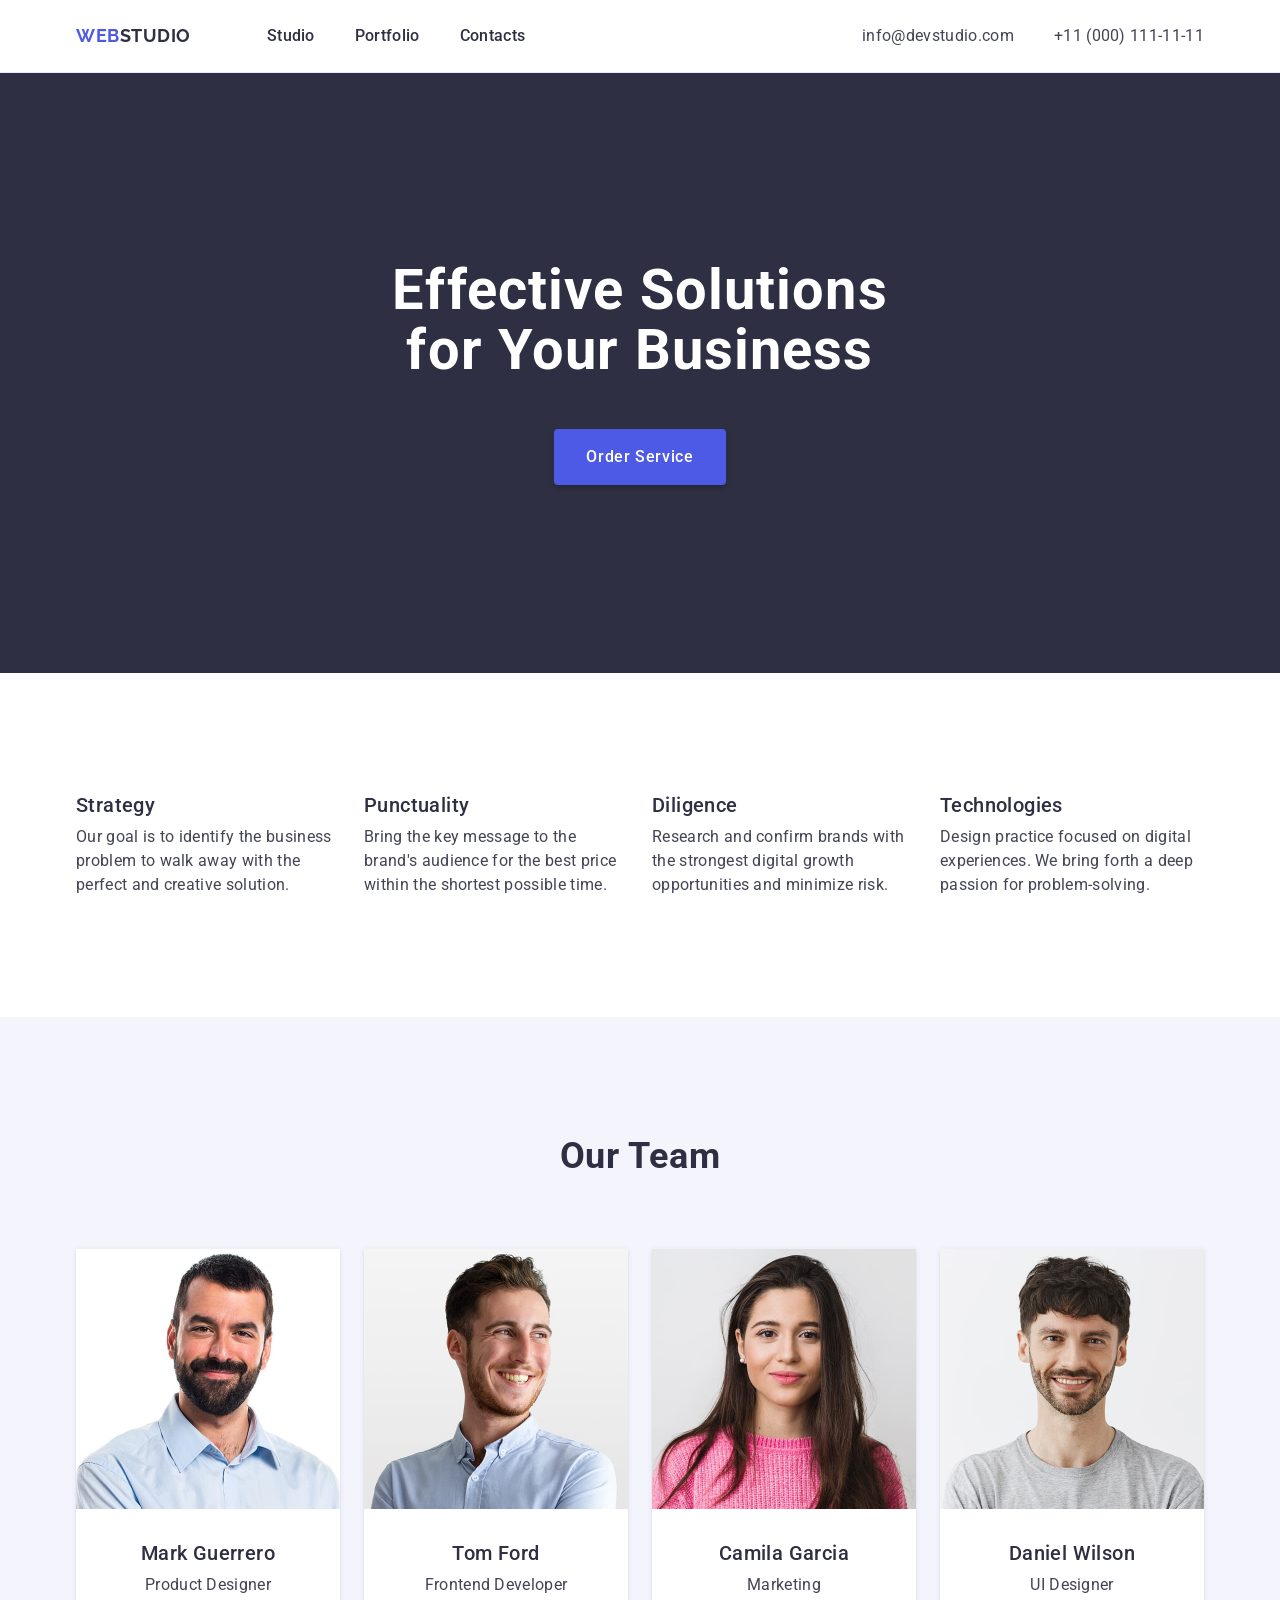
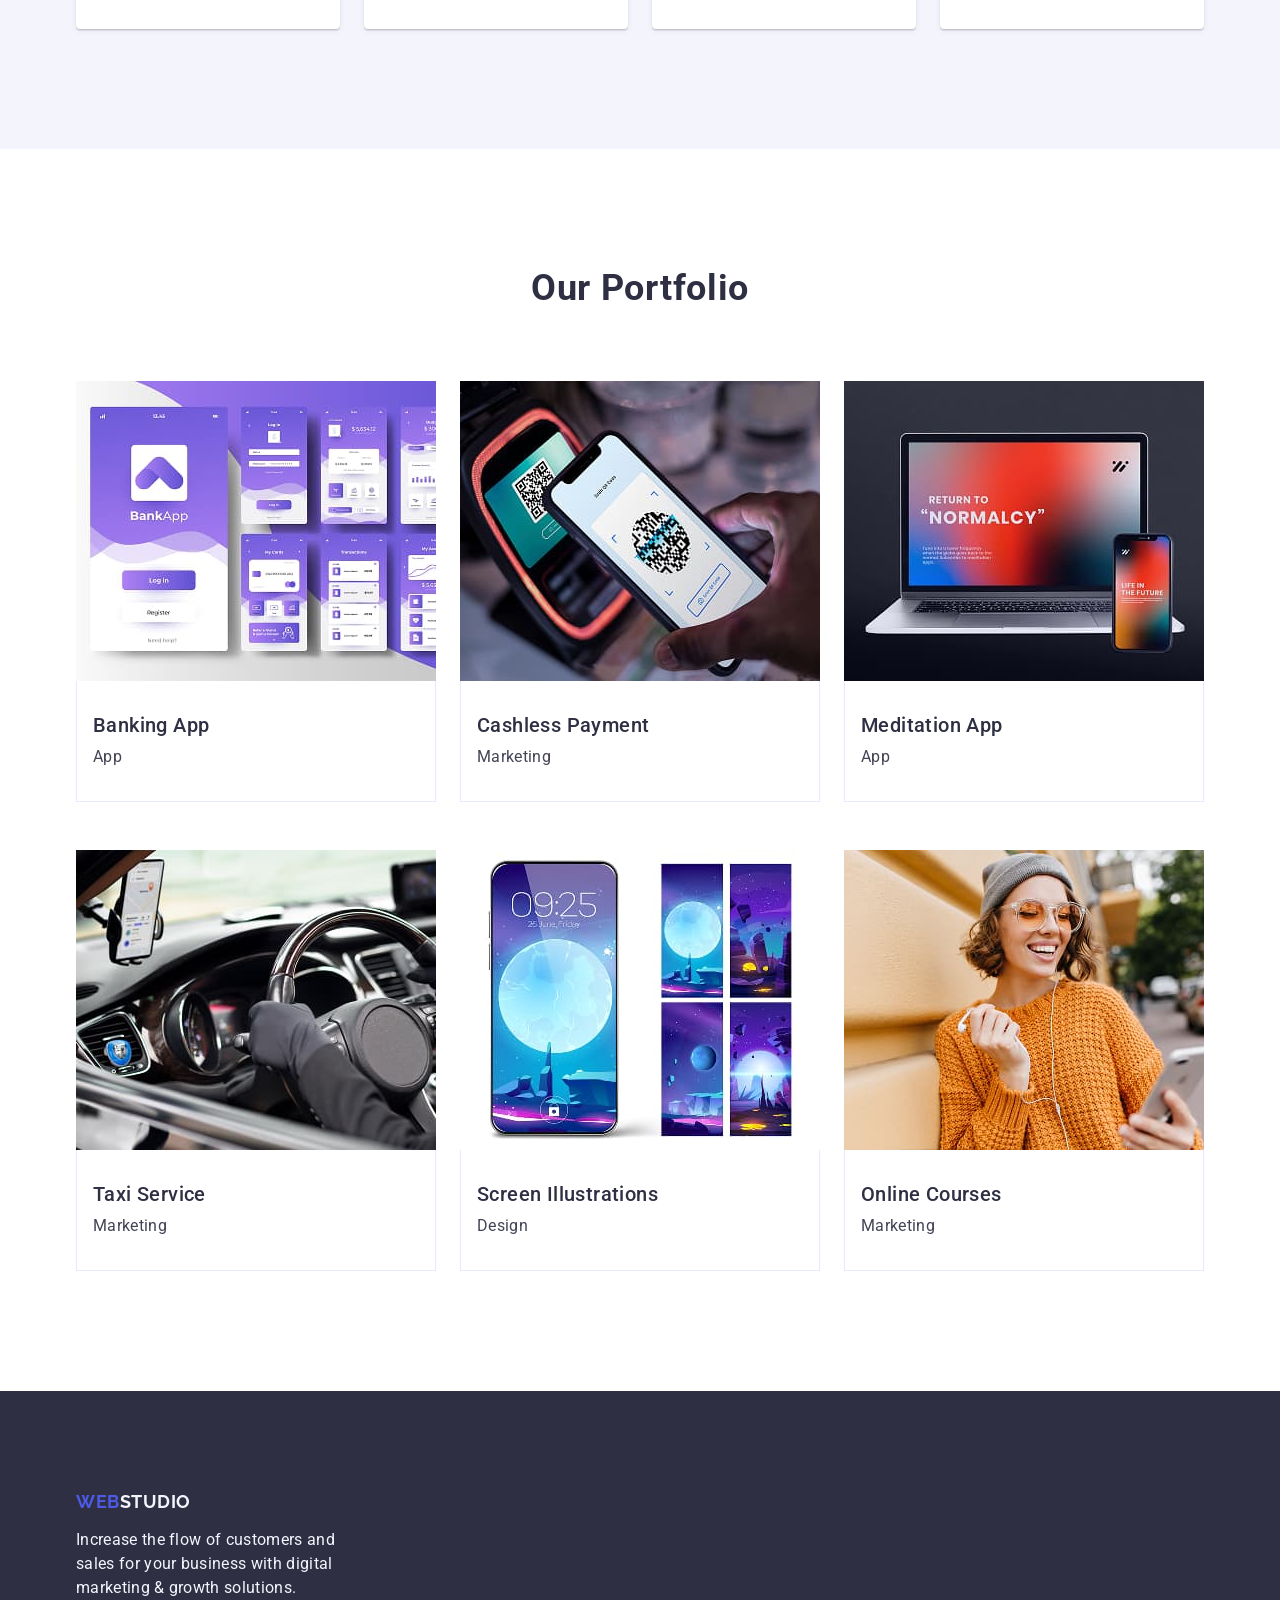
<file: index.html>
<!DOCTYPE html>
<html lang="en">
  <head>
    <meta charset="UTF-8" />
    <meta name="viewport" content="width=device-width, initial-scale=1.0" />
    <title>WebStudio</title>

    <link
      rel="stylesheet"
      href="https://cdnjs.cloudflare.com/ajax/libs/modern-normalize/3.0.1/modern-normalize.min.css"
      integrity="sha512-q6WgHqiHlKyOqslT/lgBgodhd03Wp4BEqKeW6nNtlOY4quzyG3VoQKFrieaCeSnuVseNKRGpGeDU3qPmabCANg=="
      crossorigin="anonymous"
      referrerpolicy="no-referrer"
    />
    <link rel="preconnect" href="https://fonts.googleapis.com" />
    <link rel="preconnect" href="https://fonts.gstatic.com" crossorigin />
    <link
      href="https://fonts.googleapis.com/css2?family=Raleway:wght@700&family=Roboto:wght@400;500;700&display=swap"
      rel="stylesheet"
    />
    <link rel="stylesheet" href="./css/styles.css" />
  </head>
  <body>
    <header class="page-header">
      <div class="container header-container">
        <nav class="header-nav">
          <a class="logo header-logo" href="./index.html"
            >Web<span class="logo-part">Studio</span></a
          >
          <ul class="nav-list">
            <li class="nav-item">
              <a class="nav-link" href="./index.html">Studio</a>
            </li>
            <li class="nav-item"><a class="nav-link" href="">Portfolio</a></li>
            <li class="nav-item"><a class="nav-link" href="">Contacts</a></li>
          </ul>
        </nav>

        <address class="address">
          <ul class="address-list">
            <li class="address-item">
              <a class="address-link" href="mailto:info@devstudio.com"
                >info@devstudio.com</a
              >
            </li>
            <li class="address-item">
              <a class="address-link" href="tel:+110001111111"
                >+11 (000) 111-11-11</a
              >
            </li>
          </ul>
        </address>
      </div>
    </header>

    <main>
      <section class="hero">
        <div class="container">
          <div class="hero-wrapper">
            <h1 class="hero-title">Effective Solutions for Your Business</h1>
            <button class="hero-button" type="button">Order Service</button>
          </div>
        </div>
      </section>

      <section class="section advantages">
        <div class="container">
          <h2 class="visually-hidden">Our advantages</h2>
          <ul class="advantages-list">
            <li class="advantages-item">
              <h3 class="subtitle">Strategy</h3>
              <p class="section-text">
                Our goal is to identify the business problem to walk away with
                the perfect and creative solution.
              </p>
            </li>
            <li class="advantages-item">
              <h3 class="subtitle">Punctuality</h3>
              <p class="section-text">
                Bring the key message to the brand's audience for the best price
                within the shortest possible time.
              </p>
            </li>
            <li class="advantages-item">
              <h3 class="subtitle">Diligence</h3>
              <p class="section-text">
                Research and confirm brands with the strongest digital growth
                opportunities and minimize risk.
              </p>
            </li>
            <li class="advantages-item">
              <h3 class="subtitle">Technologies</h3>
              <p class="section-text">
                Design practice focused on digital experiences. We bring forth a
                deep passion for problem-solving.
              </p>
            </li>
          </ul>
        </div>
      </section>
      <section class="section team">
        <div class="container">
          <h2 class="section-title">Our Team</h2>
          <ul class="team-list">
            <li class="team-item">
              <img
                src="./images/team/img-3.jpg"
                alt="photo Mark"
                width="264"
                height="260"
              />
              <div class="section-content">
                <h3 class="subtitle">Mark Guerrero</h3>
                <p class="section-text">Product Designer</p>
              </div>
            </li>
            <li class="team-item">
              <img
                src="./images/team/img-2.jpg"
                alt="photo Tom"
                width="264"
                height="260"
              />
              <div class="section-content">
                <h3 class="subtitle">Tom Ford</h3>
                <p class="section-text">Frontend Developer</p>
              </div>
            </li>
            <li class="team-item">
              <img
                src="./images/team/img-1.jpg"
                alt="photo Camila"
                width="264"
                height="260"
              />
              <div class="section-content">
                <h3 class="subtitle">Camila Garcia</h3>
                <p class="section-text">Marketing</p>
              </div>
            </li>
            <li class="team-item">
              <img
                src="./images/team/img.jpg"
                alt="photo Daniel"
                width="264"
                height="260"
              />
              <div class="section-content">
                <h3 class="subtitle">Daniel Wilson</h3>
                <p class="section-text">UI Designer</p>
              </div>
            </li>
          </ul>
        </div>
      </section>
      <section class="section portfolio">
        <div class="container">
          <h2 class="section-title">Our Portfolio</h2>
          <ul class="portfolio-list">
            <li class="portfolio-item">
              <img
                class="portfolio-img"
                src="./images/portfolio/img1.jpg"
                alt="bankapp"
                width="360"
                height="300"
              />
              <div class="section-content">
                <h3 class="subtitle">Banking App</h3>
                <p class="section-text">App</p>
              </div>
            </li>
            <li class="portfolio-item">
              <img
                class="portfolio-img"
                src="./images/portfolio/img2.jpg"
                alt="Cashless Payment"
                width="360"
                height="300"
              />
              <div class="section-content">
                <h3 class="subtitle">Cashless Payment</h3>
                <p class="section-text">Marketing</p>
              </div>
            </li>
            <li class="portfolio-item">
              <img
                class="portfolio-img"
                src="./images/portfolio/img3.jpg"
                alt="Meditation App"
                width="360"
                height="300"
              />
              <div class="section-content">
                <h3 class="subtitle">Meditation App</h3>
                <p class="section-text">App</p>
              </div>
            </li>
            <li class="portfolio-item">
              <img
                class="portfolio-img"
                src="./images/portfolio/img4.jpg"
                alt="Taxi Service"
                width="360"
                height="300"
              />
              <div class="section-content">
                <h3 class="subtitle">Taxi Service</h3>
                <p class="section-text">Marketing</p>
              </div>
            </li>
            <li class="portfolio-item">
              <img
                class="portfolio-img"
                src="./images/portfolio/img5.jpg"
                alt="Screen Illustrations"
                width="360"
                height="300"
              />
              <div class="section-content">
                <h3 class="subtitle">Screen Illustrations</h3>
                <p class="section-text">Design</p>
              </div>
            </li>
            <li class="portfolio-item">
              <img
                class="portfolio-img"
                src="./images/portfolio/img6.jpg"
                alt="Online Courses"
                width="360"
                height="300"
              />
              <div class="section-content">
                <h3 class="subtitle">Online Courses</h3>
                <p class="section-text">Marketing</p>
              </div>
            </li>
          </ul>
        </div>
      </section>
    </main>
    <footer class="page-footer">
      <div class="container">
        <a class="logo footer-logo" href="./index.html"
          >Web<span class="logo-part">Studio</span></a
        >
        <p class="footer-text">
          Increase the flow of customers and sales for your business with
          digital marketing & growth solutions.
        </p>
      </div>
    </footer>
  </body>
</html>
</file>
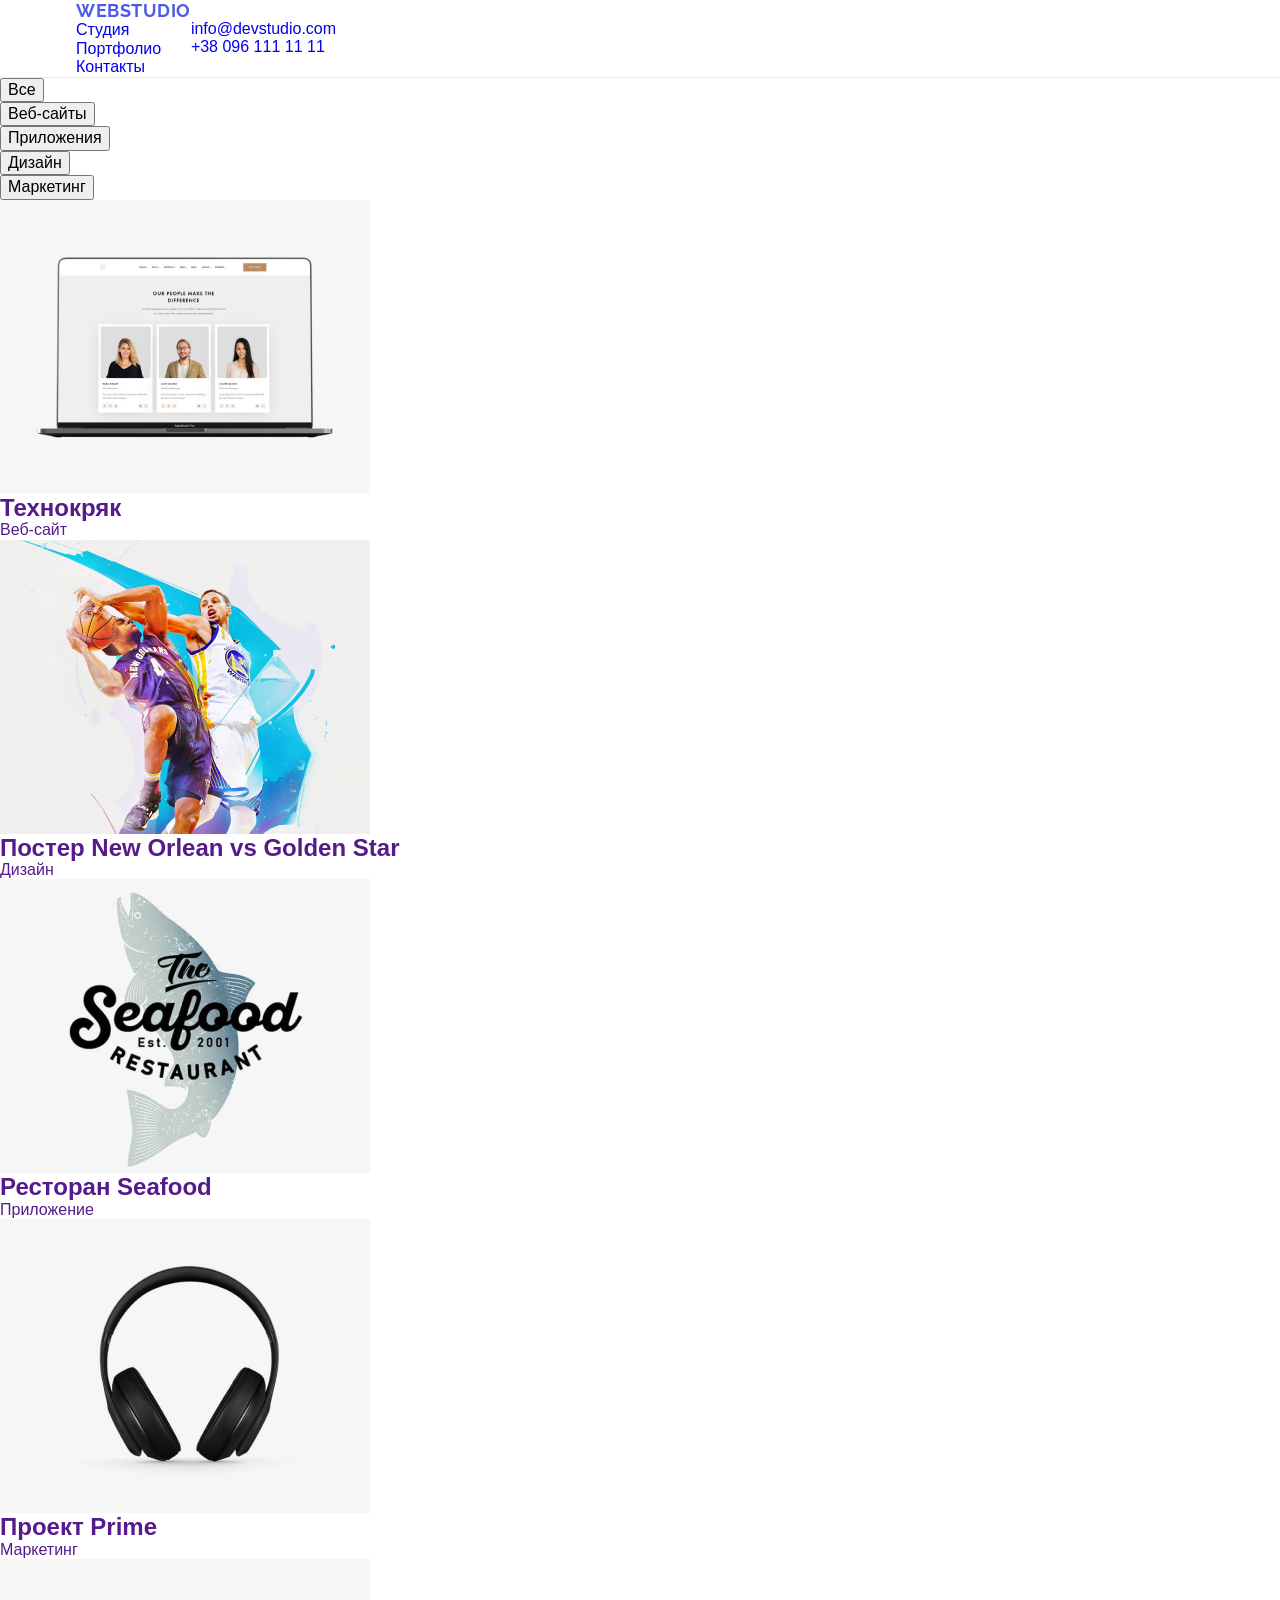
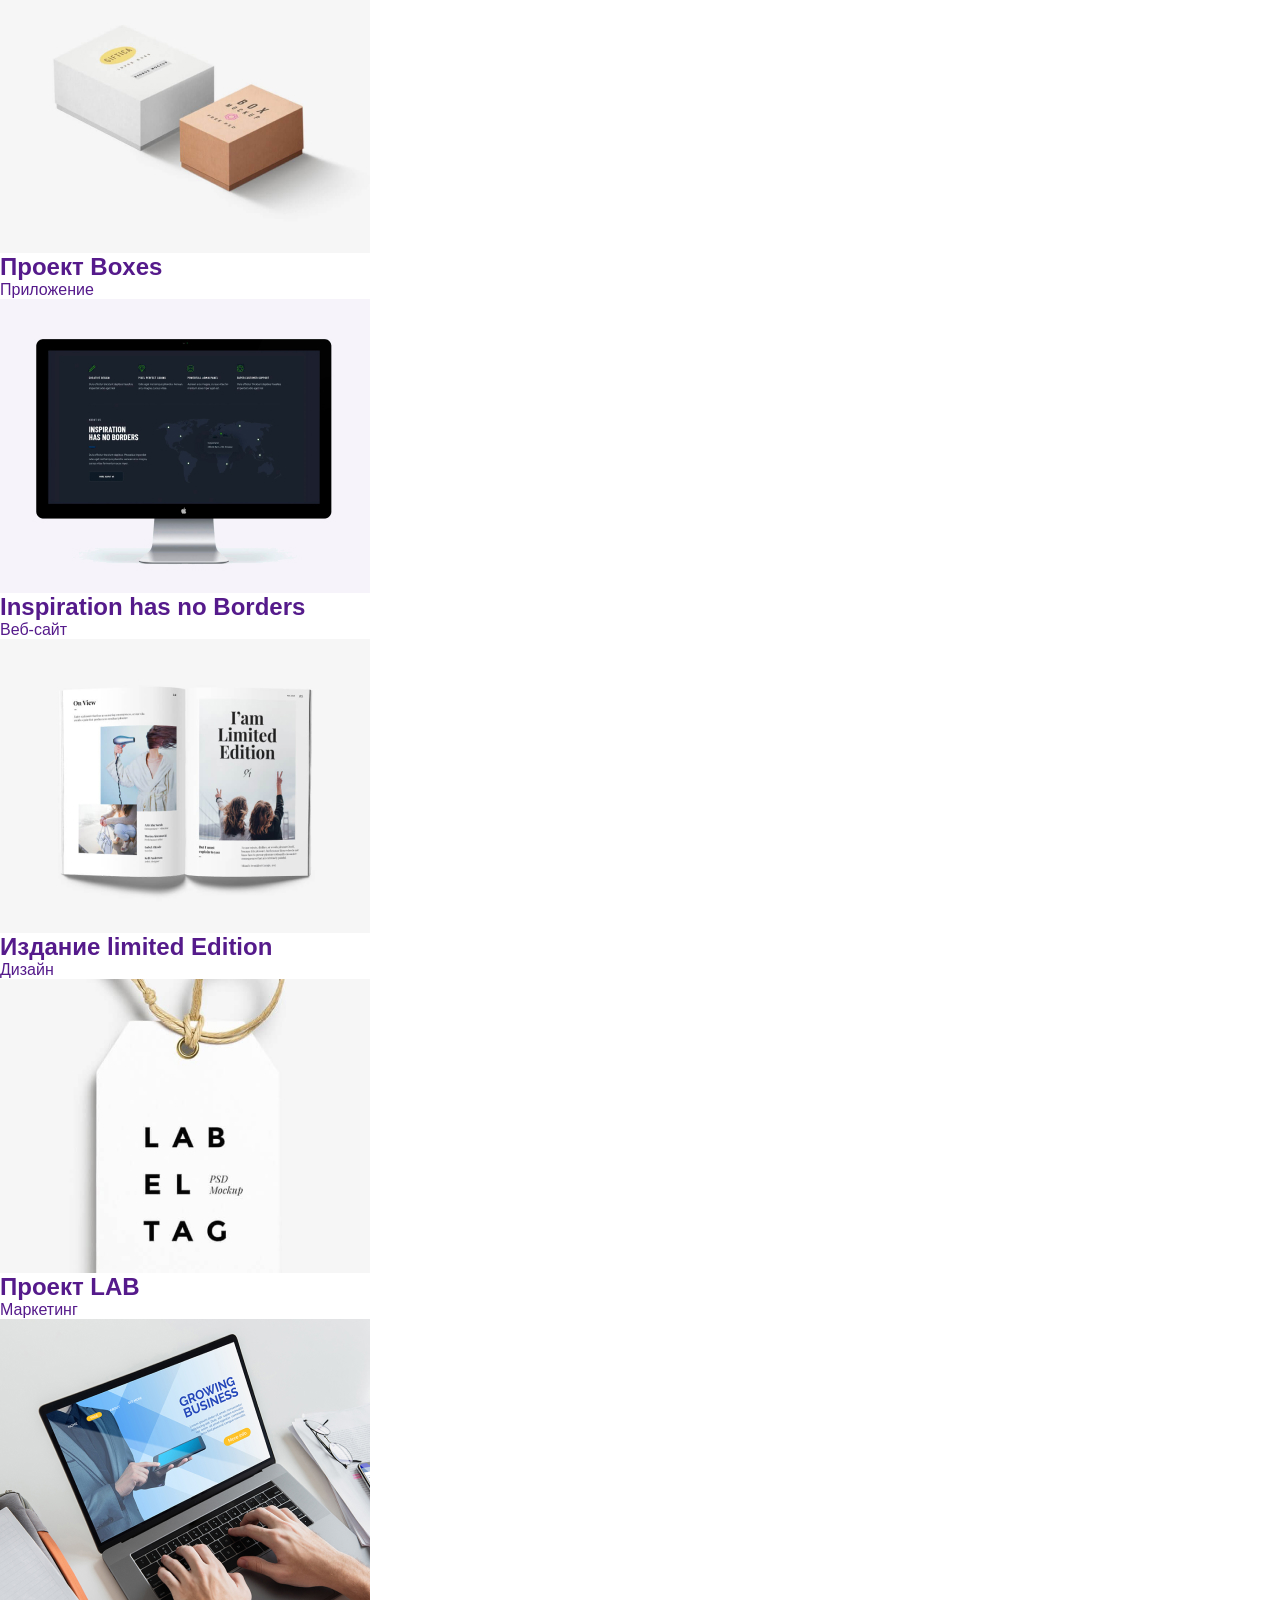
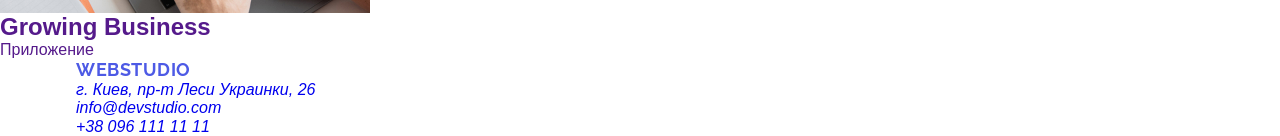
<file: portfolio.html>
<!DOCTYPE html>
<html lang="ru">
<head>
    <meta charset="UTF-8">
    <meta name="viewport" content="width=device-width, initial-scale=1.0">
    <title>Портфолио</title>
    <link href="https://fonts.googleapis.com/css2?family=Raleway:wght@700&display=swap" rel="stylesheet">
    <link rel="stylesheet" href="https://cdnjs.cloudflare.com/ajax/libs/modern-normalize/1.0.0/modern-normalize.min.css" />
    <link rel="stylesheet" href="./css/styles.css">
</head>

<body>
<!-- шапка сайта -->

<header class="page-header">
    <div class="container header-container">
        <nav class="navigation">
            <a href="./index.html" class="logo"> Web<span class="logo-studio">Studio</span></a>
        
            <ul class="list site-nav">
                <li class="item"><a href="./index.html" class="link">Студия</a></li>
                <li class="item"><a href="./portfolio.html" class="link">Портфолио</a></li>
                <li class="item"><a href="#contacts" class="link">Контакты</a></li>
            </ul>
        </nav>
        
        <ul class="list auth-nav">
            <li class="item"><a href="mailto:info@devstudio.com" class="link">info@devstudio.com</a></li>
            <li class="item"><a href="tel:+380961111111" class="link">+38 096 111 11 11</a></li>
        </ul>        
    </div>
        
</header>

<main>
    <div class="progect-container">
        <div class="filtr">
            <ul class="list nav-progect">
                <li class="item"><button class="btn-filtr" type="button">Все</button></li>
                <li class="item"><button class="btn-filtr" type="button">Веб-сайты</button></li>
                <li class="item"><button class="btn-filtr" type="button">Приложения</button></li>
                <li class="item"><button class="btn-filtr" type="button">Дизайн</button></li>
                <li class="item"><button class="btn-filtr" type="button">Маркетинг</button></li>
            </ul>
        </div>
        
        <section>
            <h1 class="visually-hidden">Проекты</h1>
            <ul class="list progect-set">
                <li class="progect-item">
                    <a href="" class="link">
                        <img src="./images/portfolio/tehnokrak.jpg" alt="Технокряк" width="370">
                        <h2 class="projects">Технокряк</h2>
                        <p class="progect-position">Веб-сайт</p>
                    </a>
        
                </li>
                <li class="progect-item">
                    <a href="" class="link">
                        <img src="./images/portfolio/poster.jpg" alt="Постер" width="370">
                        <h2 class="projects">Постер New Orlean vs Golden Star</h2>
                        <p class="progect-position">Дизайн</p>
                    </a>
        
                </li>
                <li class="progect-item">
                    <a href="" class="link">
                        <img src="./images/portfolio/restoran.jpg" alt="Ресторан" width="370">
                        <h2 class="projects">Ресторан Seafood</h2>
                        <p class="progect-position">Приложение</p>
                    </a>
        
                </li>
                <li class="progect-item">
                    <a href="" class="link">
                        <img src="./images/portfolio/prime.jpg" alt="Проект Прайм" width="370">
                        <h2 class="projects">Проект Prime</h2>
                        <p class="progect-position">Маркетинг</p>
                    </a>
        
                </li>
                <li class="progect-item">
                    <a href="" class="link">
                        <img src="./images/portfolio/boxes.jpg" alt="проект боксес" width="370">
                        <h2 class="projects">Проект Boxes</h2>
                        <p class="progect-position">Приложение</p>
                    </a>
        
                </li>
                <li class="progect-item">
                    <a href="" class="link">
                        <img src="./images/portfolio/inspiration.jpg" alt="Инсперейшн" width="370">
                        <h2 class="projects">Inspiration has no Borders</h2>
                        <p class="progect-position">Веб-сайт</p>
                    </a>
        
                </li>
                <li class="progect-item">
                    <a href="" class="link">
                        <img src="./images/portfolio/izdanie.jpg" alt="Издание" width="370">
                        <h2 class="projects">Издание limited Edition</h2>
                        <p class="progect-position">Дизайн</p>
                    </a>
        
                </li>
                <li class="progect-item">
                    <a href="" class="link">
                        <img src="./images/portfolio/lab.jpg" alt="Проект Лаб" width="370" >
                        <h2 class="projects">Проект LAB</h2>
                        <p class="progect-position">Маркетинг</p>
                    </a>
        
                </li>
                <li class="progect-item">
                    <a href="" class="link">
                        <img src="./images/portfolio/business.jpg" alt="Растущий бизнес" width="370">
                        <h2 class="projects">Growing Business</h2>
                        <p class="progect-position">Приложение</p>
                    </a>
        
                </li>
            </ul>
        
        
        </section>

    </div>
    
</main>

<!--подвал страницы-->
<footer class="dark-bg footer">
    <div class="container">
        <a href="./index.html" class="logo"> Web<span class="logofooter-studio">Studio</span></a>
        <address id="contacts">
            <ul class="list addres">
                <li class="addres-item"><a href="https://goo.gl/maps/w4ZzttCR3XMQxua66" class="link addres-style"
                        target="_blank" rel="noopener noreferer">г.
                        Киев, пр-т Леси Украинки, 26</a></li>
                <li class="addres-item"><a href="mailto:info@devstudio.com"
                        class="link addres-contact">info@devstudio.com</a></li>
                <li class="addres-item"><a href="tel:+380961111111" class="link addres-contact">+38 096 111 11 11</a>
                </li>
            </ul>
        </address>
    </div>
</footer>

</body>
</html>
</file>
<file: css/styles.css>
body {
  font-family: 'Roboto', sans-serif;
  color: #434455;
  background-color: #ffffff;
}
button {
  cursor: pointer;
}

a {
  text-decoration: none;
}

ul {
  list-style-type: none;
  padding: 0;
  margin: 0;
}
p,
h1,
h2,
h3,
h4,
h5,
h6 {
  margin: 0;
}
img {
  display: block;
  max-width: 100%;
  height: auto;
}

.visually-hidden {
  position: absolute;
  width: 1px;
  height: 1px;
  margin: -1px;
  border: 0;
  padding: 0;
  white-space: nowrap;
  clip-path: inset(100%);
  clip: rect(0 0 0 0);
  overflow: hidden;
}

.container {
  max-width: 1158px;
  padding: 0 15px;
  margin: 0 auto;
}

.page-header {
  border-bottom: 1px solid #e7e9fc;
}
.header-container {
  display: flex;
  align-items: center;
}

.logo {
  font-family: 'Raleway', sans-serif;
  font-weight: 700;
  font-size: 18px;
  line-height: 1.17;
  letter-spacing: 0.03em;
  text-transform: uppercase;
  color: #4d5ae5;
}
.header-logo .logo-part {
  color: #2e2f42;
}
.footer-logo .logo-part {
  color: #f4f4fd;
}

.header-logo {
  padding: 24px 0;
  margin-right: 76px;
}
.header-nav {
  display: flex;
  align-items: center;
}
.nav-list {
  display: flex;
  align-items: center;
  gap: 40px;
}
.nav-link {
  font-weight: 500;
  font-size: 16px;
  line-height: 1.5;
  letter-spacing: 0.02em;
  color: #2e2f42;
  padding: 24px 0;
  display: block;
}
.nav-link:hover,
.nav-link:focus,
.address-link:hover,
.address-link:focus {
  color: #404bbf;
}
.address {
  font-style: normal;
  margin-left: auto;
}
.address-list {
  display: flex;
  align-items: center;
  gap: 40px;
}
.address-link {
  display: block;
  padding: 24px 0;
  font-size: 16px;
  line-height: 1.5;
  letter-spacing: 0.02em;
  color: #434455;
}
.hero {
  background-color: #2e2f42;
}
.hero-wrapper {
  padding: 188px 0;
}
.hero-title {
  font-size: 56px;
  line-height: 1.07;
  letter-spacing: 0.02em;
  text-align: center;
  color: #fff;
  margin: 0 auto 48px;
  width: 496px;
}
.hero-button {
  display: block;
  background-color: #4d5ae5;
  font-weight: 500;
  font-size: 16px;
  line-height: 1.5;
  letter-spacing: 0.04em;
  color: #fff;
  border-radius: 4px;
  padding: 16px 32px;
  box-shadow: 0 4px 4px 0 rgba(0, 0, 0, 0.15);
  border: none;
  margin: 0 auto;
}
.hero-button:hover,
.hero-button:focus {
  background-color: #404bbf;
}
.section {
  padding-top: 120px;
  padding-bottom: 120px;
}
.section-title {
  font-size: 36px;
  line-height: 1.11;
  letter-spacing: 0.02em;
  text-align: center;
  color: #2e2f42;
  text-transform: capitalize;
  margin-bottom: 72px;
}
.subtitle {
  font-weight: 500;
  font-size: 20px;
  line-height: 1.2;
  letter-spacing: 0.02em;
  color: #2e2f42;
  margin-bottom: 8px;
}
.section-text {
  font-size: 16px;
  line-height: 1.5;
  letter-spacing: 0.02em;
  color: #434455;
}
.section-content {
  padding: 32px 16px;
}

.advantages-list {
  display: flex;
  gap: 24px;
}
.advantages-item {
  width: calc((100% - 72px) / 4);
}
.team {
  background-color: #f4f4fd;
}

.team-list {
  display: flex;
  gap: 24px;
}
.team-item {
  width: calc((100% - 72px) / 4);
  background-color: #fff;
  border-radius: 0 0 4px 4px;
  box-shadow: 0 2px 1px 0 rgba(46, 47, 66, 0.08),
    0 1px 1px 0 rgba(46, 47, 66, 0.16), 0 1px 6px 0 rgba(46, 47, 66, 0.08);
}
.team .subtitle,
.team .section-text {
  text-align: center;
}
.portfolio-list {
  display: flex;
  flex-wrap: wrap;
  gap: 48px 24px;
}
.portfolio-item {
  width: calc((100% - 48px) / 3);
}
.portfolio-item .section-content {
  border-bottom: 1px solid #e7e9fc;
  border-left: 1px solid #e7e9fc;
  border-right: 1px solid #e7e9fc;
}

.page-footer {
  background-color: #2e2f42;
  padding-top: 100px;
  padding-bottom: 100px;
}
.footer-logo {
  display: inline-block;
  margin-bottom: 16px;
}

.footer-text {
  font-size: 16px;
  line-height: 1.5;
  letter-spacing: 0.02em;
  color: #f4f4fd;
  width: 264px;
}
</file>
